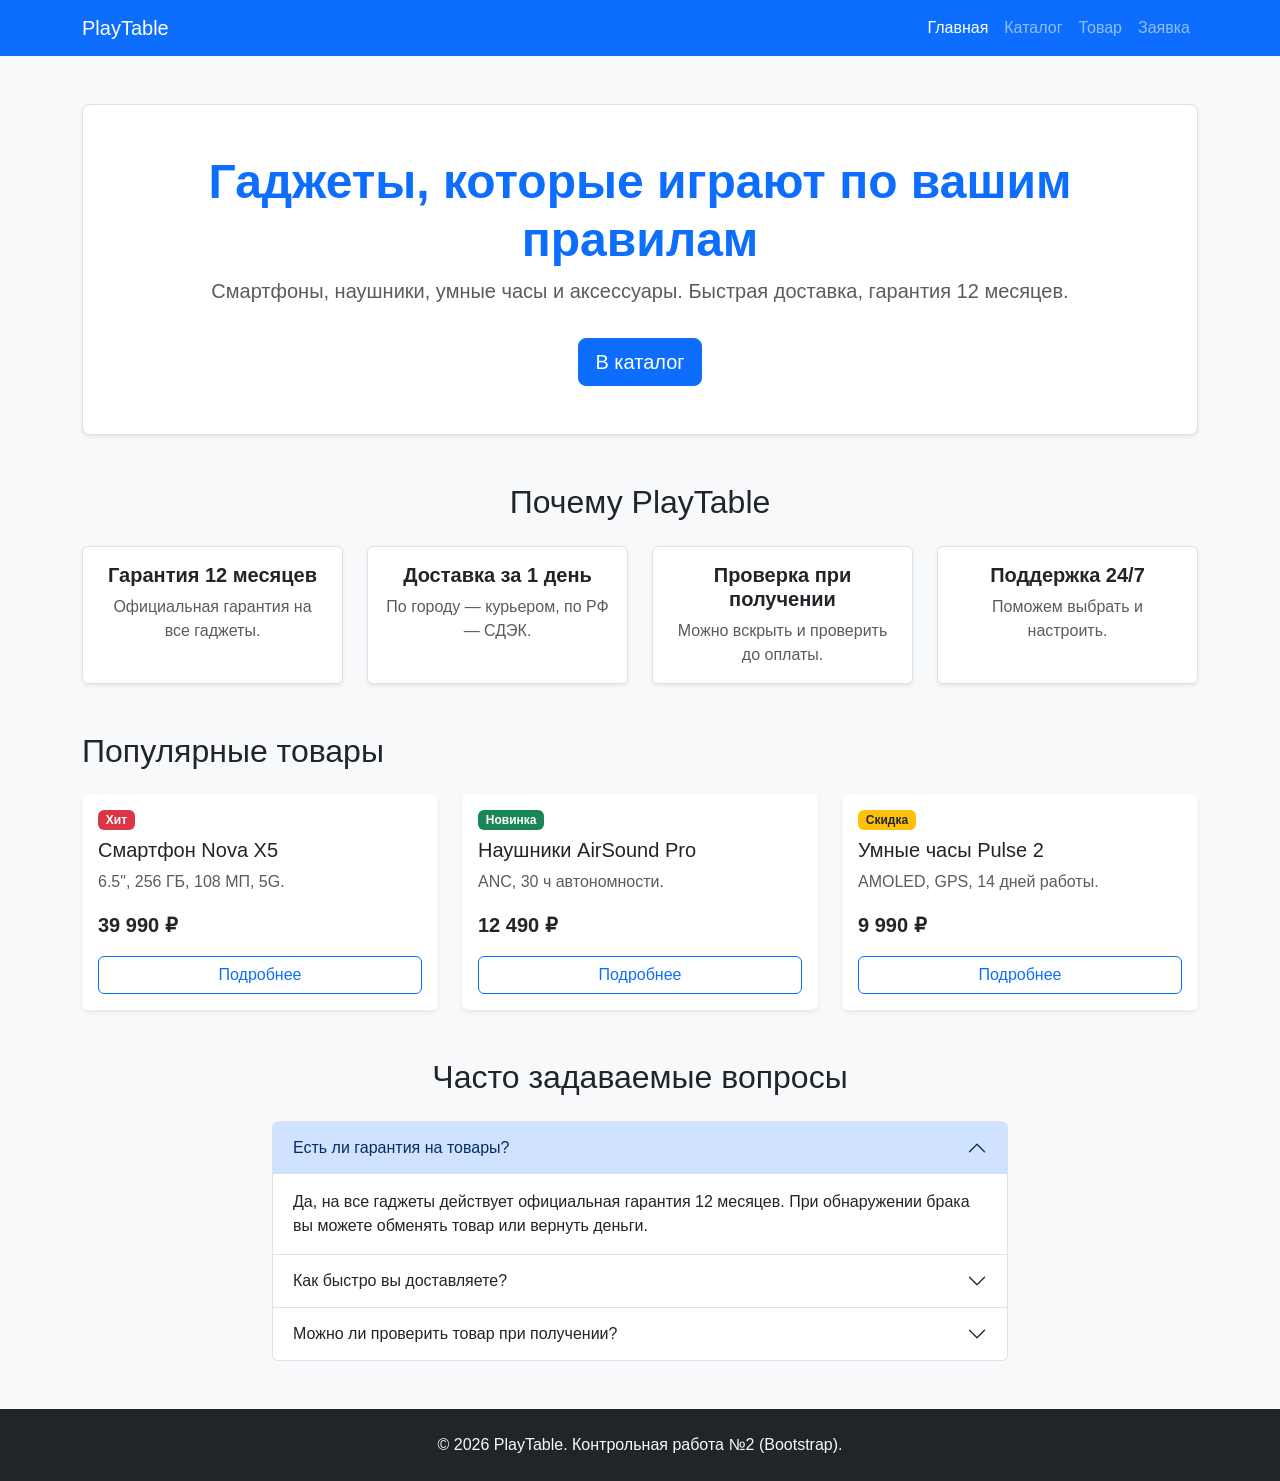
<file: index.html>
<!DOCTYPE html>
<html lang="ru">
<head>
  <meta charset="UTF-8">
  <meta name="viewport" content="width=device-width, initial-scale=1.0">
  <meta name="description" content="PlayTable — магазин гаджетов и аксессуаров на Bootstrap.">
  <title>PlayTable — гаджеты и аксессуары</title>
  
  <!-- 1. Подключаем Bootstrap (CDN) -->
  <link href="https://cdn.jsdelivr.net/npm/bootstrap@5.3.8/dist/css/bootstrap.min.css" rel="stylesheet">
  <!-- 2. Подключаем свой CSS строго после Bootstrap -->
  <link rel="stylesheet" href="css/custom.css">
</head>
<body class="bg-light d-flex flex-column min-vh-100">

  <!-- Навигация (Bootstrap Navbar) -->
  <nav class="navbar navbar-expand-lg navbar-dark bg-primary">
    <div class="container">
      <a class="navbar-brand" href="index.html">PlayTable</a>
      <button class="navbar-toggler" type="button" data-bs-toggle="collapse" data-bs-target="#mainNav" aria-controls="mainNav" aria-expanded="false" aria-label="Toggle navigation">
        <span class="navbar-toggler-icon"></span>
      </button>
      <div class="collapse navbar-collapse" id="mainNav">
        <ul class="navbar-nav ms-auto">
          <li class="nav-item"><a class="nav-link active" aria-current="page" href="index.html">Главная</a></li>
          <li class="nav-item"><a class="nav-link" href="catalog.html">Каталог</a></li>
          <li class="nav-item"><a class="nav-link" href="product.html">Товар</a></li>
          <li class="nav-item"><a class="nav-link" href="order.html">Заявка</a></li>
        </ul>
      </div>
    </div>
  </nav>

  <!-- Основной контент -->
  <main class="flex-grow-1">
    
    <!-- Hero-блок -->
    <div class="container my-5">
      <div class="p-5 text-center bg-white rounded-3 shadow-sm border">
        <h1 class="display-5 fw-bold text-primary">Гаджеты, которые играют по вашим правилам</h1>
        <p class="lead text-muted">Смартфоны, наушники, умные часы и аксессуары. Быстрая доставка, гарантия 12 месяцев.</p>
        <a href="catalog.html" class="btn btn-primary btn-lg mt-3">В каталог</a>
      </div>
    </div>

    <!-- Преимущества (сетка) -->
    <div class="container mb-5">
      <h2 class="mb-4 text-center">Почему PlayTable</h2>
      <div class="row g-4 text-center">
        <div class="col-12 col-md-6 col-lg-3">
          <div class="p-3 bg-white rounded shadow-sm h-100 border">
            <h5 class="fw-bold">Гарантия 12 месяцев</h5>
            <p class="text-muted mb-0">Официальная гарантия на все гаджеты.</p>
          </div>
        </div>
        <div class="col-12 col-md-6 col-lg-3">
          <div class="p-3 bg-white rounded shadow-sm h-100 border">
            <h5 class="fw-bold">Доставка за 1 день</h5>
            <p class="text-muted mb-0">По городу — курьером, по РФ — СДЭК.</p>
          </div>
        </div>
        <div class="col-12 col-md-6 col-lg-3">
          <div class="p-3 bg-white rounded shadow-sm h-100 border">
            <h5 class="fw-bold">Проверка при получении</h5>
            <p class="text-muted mb-0">Можно вскрыть и проверить до оплаты.</p>
          </div>
        </div>
        <div class="col-12 col-md-6 col-lg-3">
          <div class="p-3 bg-white rounded shadow-sm h-100 border">
            <h5 class="fw-bold">Поддержка 24/7</h5>
            <p class="text-muted mb-0">Поможем выбрать и настроить.</p>
          </div>
        </div>
      </div>
    </div>

    <!-- Популярные товары (карточки) -->
    <div class="container mb-5">
      <h2 class="mb-4">Популярные товары</h2>
      <div class="row g-4">
        
        <!-- Карточка 1 -->
        <div class="col-12 col-md-6 col-lg-4">
          <div class="card h-100 shadow-sm border-0">
            <div class="card-body d-flex flex-column">
              <span class="badge bg-danger align-self-start mb-2">Хит</span>
              <h5 class="card-title">Смартфон Nova X5</h5>
              <p class="card-text text-muted flex-grow-1">6.5", 256 ГБ, 108 МП, 5G.</p>
              <p class="fw-bold fs-5 mb-3">39 990 ₽</p>
              <a href="product.html" class="btn btn-outline-primary w-100 mt-auto">Подробнее</a>
            </div>
          </div>
        </div>

        <!-- Карточка 2 -->
        <div class="col-12 col-md-6 col-lg-4">
          <div class="card h-100 shadow-sm border-0">
            <div class="card-body d-flex flex-column">
              <span class="badge bg-success align-self-start mb-2">Новинка</span>
              <h5 class="card-title">Наушники AirSound Pro</h5>
              <p class="card-text text-muted flex-grow-1">ANC, 30 ч автономности.</p>
              <p class="fw-bold fs-5 mb-3">12 490 ₽</p>
              <a href="product.html" class="btn btn-outline-primary w-100 mt-auto">Подробнее</a>
            </div>
          </div>
        </div>

        <!-- Карточка 3 -->
        <div class="col-12 col-md-6 col-lg-4">
          <div class="card h-100 shadow-sm border-0">
            <div class="card-body d-flex flex-column">
              <span class="badge bg-warning text-dark align-self-start mb-2">Скидка</span>
              <h5 class="card-title">Умные часы Pulse 2</h5>
              <p class="card-text text-muted flex-grow-1">AMOLED, GPS, 14 дней работы.</p>
              <p class="fw-bold fs-5 mb-3">9 990 ₽</p>
              <a href="product.html" class="btn btn-outline-primary w-100 mt-auto">Подробнее</a>
            </div>
          </div>
        </div>

      </div>
    </div>
    <!-- Блок FAQ (Accordion) -->
    <div class="container mb-5">
      <h2 class="mb-4 text-center">Часто задаваемые вопросы</h2>
      <div class="row justify-content-center">
        <div class="col-lg-8">
          <div class="accordion" id="faqAccordion">
            
            <div class="accordion-item">
              <h2 class="accordion-header">
                <button class="accordion-button" type="button" data-bs-toggle="collapse" data-bs-target="#faq1" aria-expanded="true" aria-controls="faq1">
                  Есть ли гарантия на товары?
                </button>
              </h2>
              <div id="faq1" class="accordion-collapse collapse show" data-bs-parent="#faqAccordion">
                <div class="accordion-body">
                  Да, на все гаджеты действует официальная гарантия 12 месяцев. При обнаружении брака вы можете обменять товар или вернуть деньги.
                </div>
              </div>
            </div>

            <div class="accordion-item">
              <h2 class="accordion-header">
                <button class="accordion-button collapsed" type="button" data-bs-toggle="collapse" data-bs-target="#faq2" aria-expanded="false" aria-controls="faq2">
                  Как быстро вы доставляете?
                </button>
              </h2>
              <div id="faq2" class="accordion-collapse collapse" data-bs-parent="#faqAccordion">
                <div class="accordion-body">
                  По городу доставка занимает 1 день. В другие регионы отправляем СДЭКом или Почтой России, срок — от 3 до 7 дней.
                </div>
              </div>
            </div>

            <div class="accordion-item">
              <h2 class="accordion-header">
                <button class="accordion-button collapsed" type="button" data-bs-toggle="collapse" data-bs-target="#faq3" aria-expanded="false" aria-controls="faq3">
                  Можно ли проверить товар при получении?
                </button>
              </h2>
              <div id="faq3" class="accordion-collapse collapse" data-bs-parent="#faqAccordion">
                <div class="accordion-body">
                  Конечно! Курьер подождет, пока вы вскроете упаковку и убедитесь, что устройство включается и работает.
                </div>
              </div>
            </div>

          </div>
        </div>
      </div>
    </div>
  </main>

  <!-- Подвал -->
  <footer class="bg-dark text-light py-4 mt-auto">
    <div class="container text-center">
      <p class="mb-0">© 2026 PlayTable. Контрольная работа №2 (Bootstrap).</p>
    </div>
  </footer>

  <!-- 3. Подключаем Bootstrap JS Bundle (нужен для мобильного меню и модалок) -->
  <script src="https://cdn.jsdelivr.net/npm/bootstrap@5.3.8/dist/js/bootstrap.bundle.min.js"></script>
</body>
</html>
</file>
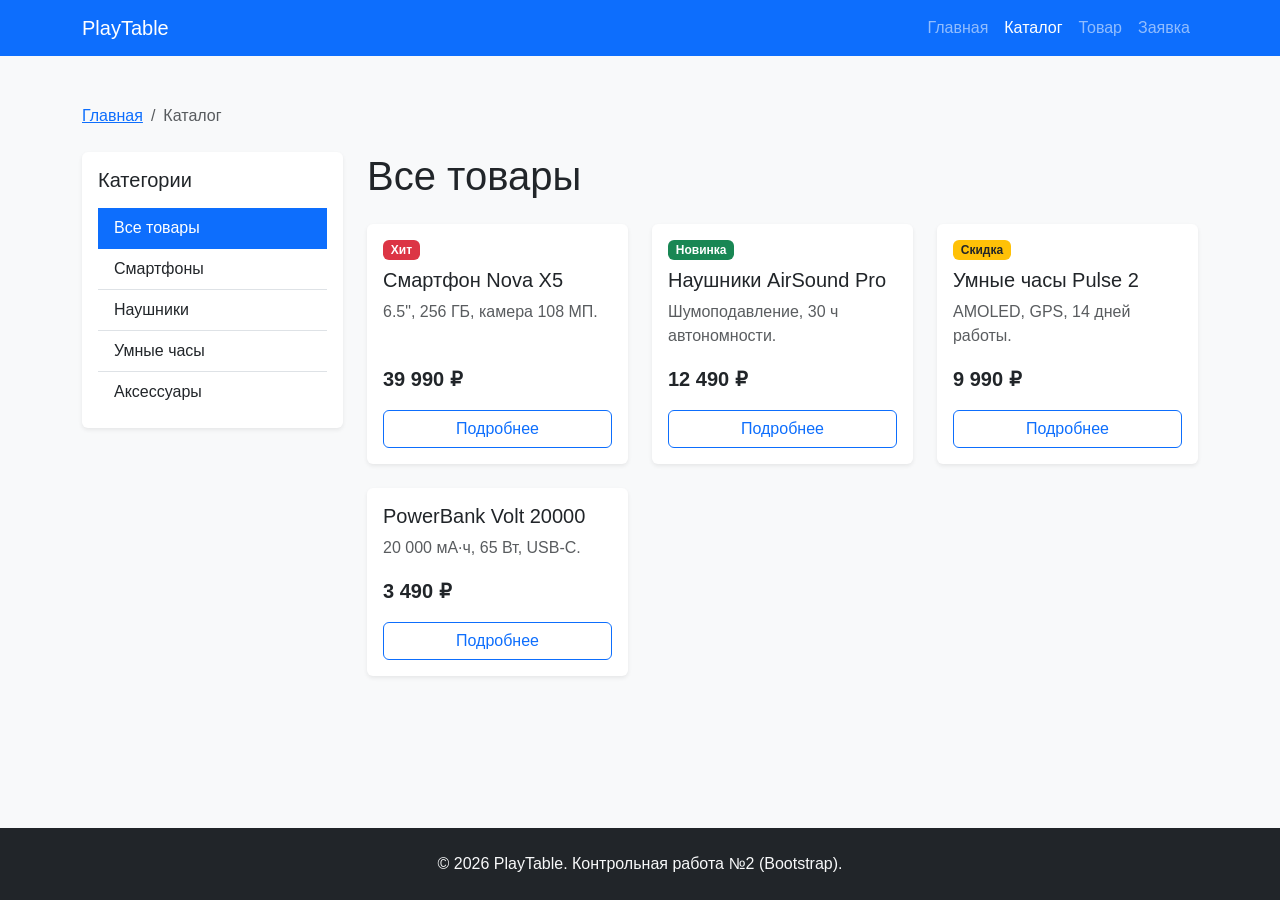
<file: catalog.html>
<!DOCTYPE html>
<html lang="ru">
<head>
  <meta charset="UTF-8">
  <meta name="viewport" content="width=device-width, initial-scale=1.0">
  <meta name="description" content="Каталог товаров PlayTable на Bootstrap.">
  <title>Каталог — PlayTable</title>
  
  <link href="https://cdn.jsdelivr.net/npm/bootstrap@5.3.8/dist/css/bootstrap.min.css" rel="stylesheet">
  <link rel="stylesheet" href="css/custom.css">
</head>
<body class="bg-light d-flex flex-column min-vh-100">

  <!-- Навигация -->
  <nav class="navbar navbar-expand-lg navbar-dark bg-primary">
    <div class="container">
      <a class="navbar-brand" href="index.html">PlayTable</a>
      <button class="navbar-toggler" type="button" data-bs-toggle="collapse" data-bs-target="#mainNav" aria-controls="mainNav" aria-expanded="false" aria-label="Toggle navigation">
        <span class="navbar-toggler-icon"></span>
      </button>
      <div class="collapse navbar-collapse" id="mainNav">
        <ul class="navbar-nav ms-auto">
          <li class="nav-item"><a class="nav-link" href="index.html">Главная</a></li>
          <li class="nav-item"><a class="nav-link active" aria-current="page" href="catalog.html">Каталог</a></li>
          <li class="nav-item"><a class="nav-link" href="product.html">Товар</a></li>
          <li class="nav-item"><a class="nav-link" href="order.html">Заявка</a></li>
        </ul>
      </div>
    </div>
  </nav>

  <main class="flex-grow-1 py-5">
    <div class="container">
      
      <!-- Хлебные крошки -->
      <nav aria-label="breadcrumb" class="mb-4">
        <ol class="breadcrumb">
          <li class="breadcrumb-item"><a href="index.html">Главная</a></li>
          <li class="breadcrumb-item active" aria-current="page">Каталог</li>
        </ol>
      </nav>

      <div class="row">
        <!-- Боковой фильтр -->
        <div class="col-lg-3 mb-4">
          <div class="card border-0 shadow-sm sticky-top" style="top: 20px;">
            <div class="card-body">
              <h5 class="card-title mb-3">Категории</h5>
              <div class="list-group list-group-flush">
                <a href="#" class="list-group-item list-group-item-action active">Все товары</a>
                <a href="#" class="list-group-item list-group-item-action">Смартфоны</a>
                <a href="#" class="list-group-item list-group-item-action">Наушники</a>
                <a href="#" class="list-group-item list-group-item-action">Умные часы</a>
                <a href="#" class="list-group-item list-group-item-action">Аксессуары</a>
              </div>
            </div>
          </div>
        </div>

        <!-- Сетка товаров -->
        <div class="col-lg-9">
          <h1 class="mb-4">Все товары</h1>
          <div class="row g-4">
            
            <!-- Товар 1 -->
            <div class="col-12 col-md-6 col-xl-4">
              <div class="card h-100 shadow-sm border-0">
                <div class="card-body d-flex flex-column">
                  <span class="badge bg-danger align-self-start mb-2">Хит</span>
                  <h5 class="card-title">Смартфон Nova X5</h5>
                  <p class="card-text text-muted flex-grow-1">6.5", 256 ГБ, камера 108 МП.</p>
                  <p class="fw-bold fs-5 mb-3">39 990 ₽</p>
                  <a href="product.html" class="btn btn-outline-primary w-100 mt-auto">Подробнее</a>
                </div>
              </div>
            </div>

            <!-- Товар 2 -->
            <div class="col-12 col-md-6 col-xl-4">
              <div class="card h-100 shadow-sm border-0">
                <div class="card-body d-flex flex-column">
                  <span class="badge bg-success align-self-start mb-2">Новинка</span>
                  <h5 class="card-title">Наушники AirSound Pro</h5>
                  <p class="card-text text-muted flex-grow-1">Шумоподавление, 30 ч автономности.</p>
                  <p class="fw-bold fs-5 mb-3">12 490 ₽</p>
                  <a href="product.html" class="btn btn-outline-primary w-100 mt-auto">Подробнее</a>
                </div>
              </div>
            </div>

            <!-- Товар 3 -->
            <div class="col-12 col-md-6 col-xl-4">
              <div class="card h-100 shadow-sm border-0">
                <div class="card-body d-flex flex-column">
                  <span class="badge bg-warning text-dark align-self-start mb-2">Скидка</span>
                  <h5 class="card-title">Умные часы Pulse 2</h5>
                  <p class="card-text text-muted flex-grow-1">AMOLED, GPS, 14 дней работы.</p>
                  <p class="fw-bold fs-5 mb-3">9 990 ₽</p>
                  <a href="product.html" class="btn btn-outline-primary w-100 mt-auto">Подробнее</a>
                </div>
              </div>
            </div>

            <!-- Товар 4 -->
            <div class="col-12 col-md-6 col-xl-4">
              <div class="card h-100 shadow-sm border-0">
                <div class="card-body d-flex flex-column">
                  <h5 class="card-title">PowerBank Volt 20000</h5>
                  <p class="card-text text-muted flex-grow-1">20 000 мА·ч, 65 Вт, USB-C.</p>
                  <p class="fw-bold fs-5 mb-3">3 490 ₽</p>
                  <a href="product.html" class="btn btn-outline-primary w-100 mt-auto">Подробнее</a>
                </div>
              </div>
            </div>

          </div>
        </div>
      </div>

    </div>
  </main>

  <!-- Подвал -->
  <footer class="bg-dark text-light py-4 mt-auto">
    <div class="container text-center">
      <p class="mb-0">© 2026 PlayTable. Контрольная работа №2 (Bootstrap).</p>
    </div>
  </footer>

  <script src="https://cdn.jsdelivr.net/npm/bootstrap@5.3.8/dist/js/bootstrap.bundle.min.js"></script>
</body>
</html>
</file>
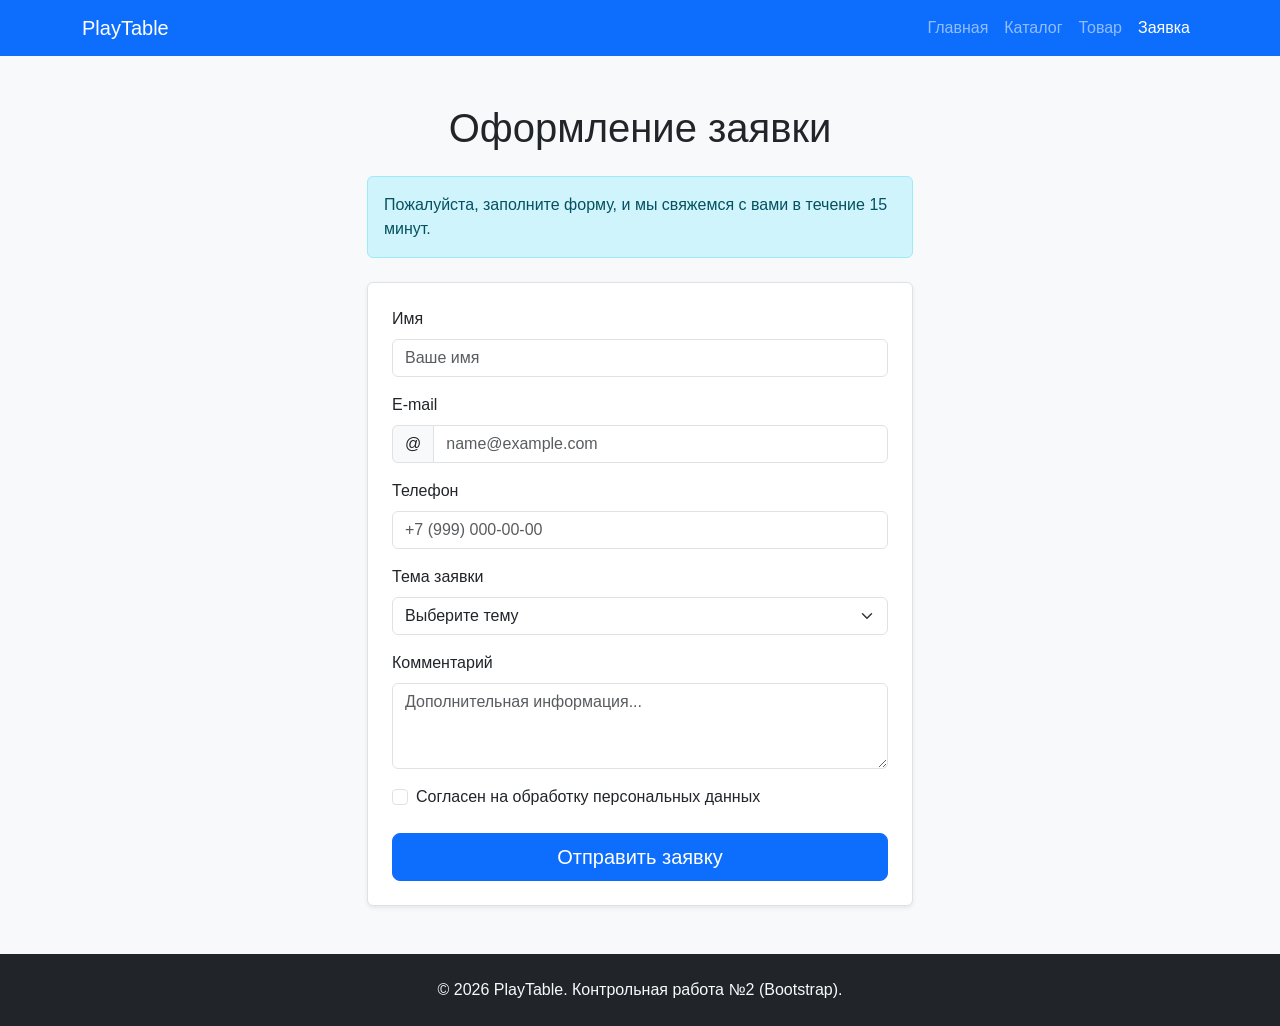
<file: order.html>
<!DOCTYPE html>
<html lang="ru">
<head>
  <meta charset="UTF-8">
  <meta name="viewport" content="width=device-width, initial-scale=1.0">
  <meta name="description" content="Оформление заявки на сайте PlayTable (Bootstrap).">
  <title>Оформление заявки — PlayTable</title>
  
  <link href="https://cdn.jsdelivr.net/npm/bootstrap@5.3.8/dist/css/bootstrap.min.css" rel="stylesheet">
  <link rel="stylesheet" href="css/custom.css">
</head>
<body class="bg-light d-flex flex-column min-vh-100">

  <!-- Навигация -->
  <nav class="navbar navbar-expand-lg navbar-dark bg-primary">
    <div class="container">
      <a class="navbar-brand" href="index.html">PlayTable</a>
      <button class="navbar-toggler" type="button" data-bs-toggle="collapse" data-bs-target="#mainNav">
        <span class="navbar-toggler-icon"></span>
      </button>
      <div class="collapse navbar-collapse" id="mainNav">
        <ul class="navbar-nav ms-auto">
          <li class="nav-item"><a class="nav-link" href="index.html">Главная</a></li>
          <li class="nav-item"><a class="nav-link" href="catalog.html">Каталог</a></li>
          <li class="nav-item"><a class="nav-link" href="product.html">Товар</a></li>
          <li class="nav-item"><a class="nav-link active" aria-current="page" href="order.html">Заявка</a></li>
        </ul>
      </div>
    </div>
  </nav>

  <main class="flex-grow-1 py-5">
    <div class="container">
      <div class="row justify-content-center">
        <div class="col-md-8 col-lg-6">
          
          <h1 class="mb-4 text-center">Оформление заявки</h1>
          
          <!-- Сообщение пользователю (Alert) -->
          <div class="alert alert-info mb-4" role="alert">
            Пожалуйста, заполните форму, и мы свяжемся с вами в течение 15 минут.
          </div>

          <!-- Форма -->
          <form class="bg-white p-4 rounded shadow-sm border">
            
            <!-- Поле: Имя (form-control) -->
            <div class="mb-3">
              <label for="name" class="form-label">Имя</label>
              <input type="text" class="form-control" id="name" name="name" placeholder="Ваше имя" required>
            </div>

            <!-- Поле: Email (input-group) -->
            <div class="mb-3">
              <label for="email" class="form-label">E-mail</label>
              <div class="input-group">
                <span class="input-group-text">@</span>
                <input type="email" class="form-control" id="email" name="email" placeholder="name@example.com" required>
              </div>
            </div>

            <!-- Поле: Телефон -->
            <div class="mb-3">
              <label for="phone" class="form-label">Телефон</label>
              <input type="tel" class="form-control" id="phone" name="phone" placeholder="+7 (999) 000-00-00" required>
            </div>

            <!-- Поле: Тема (form-select) -->
            <div class="mb-3">
              <label for="topic" class="form-label">Тема заявки</label>
              <select class="form-select" id="topic" name="topic" required>
                <option value="" selected disabled>Выберите тему</option>
                <option value="smartphone">Смартфон</option>
                <option value="audio">Наушники</option>
                <option value="watch">Умные часы</option>
                <option value="accessory">Аксессуар</option>
              </select>
            </div>

            <!-- Поле: Комментарий -->
            <div class="mb-3">
              <label for="comment" class="form-label">Комментарий</label>
              <textarea class="form-control" id="comment" name="comment" rows="3" placeholder="Дополнительная информация..."></textarea>
            </div>

            <!-- Чекбокс (form-check) -->
            <div class="form-check mb-4">
              <input class="form-check-input" type="checkbox" id="agree" name="agree" required>
              <label class="form-check-label" for="agree">
                Согласен на обработку персональных данных
              </label>
            </div>

            <button type="submit" class="btn btn-primary w-100 btn-lg">Отправить заявку</button>
          </form>

        </div>
      </div>
    </div>
  </main>

  <!-- Подвал -->
  <footer class="bg-dark text-light py-4 mt-auto">
    <div class="container text-center">
      <p class="mb-0">© 2026 PlayTable. Контрольная работа №2 (Bootstrap).</p>
    </div>
  </footer>

  <script src="https://cdn.jsdelivr.net/npm/bootstrap@5.3.8/dist/js/bootstrap.bundle.min.js"></script>
</body>
</html>
</file>
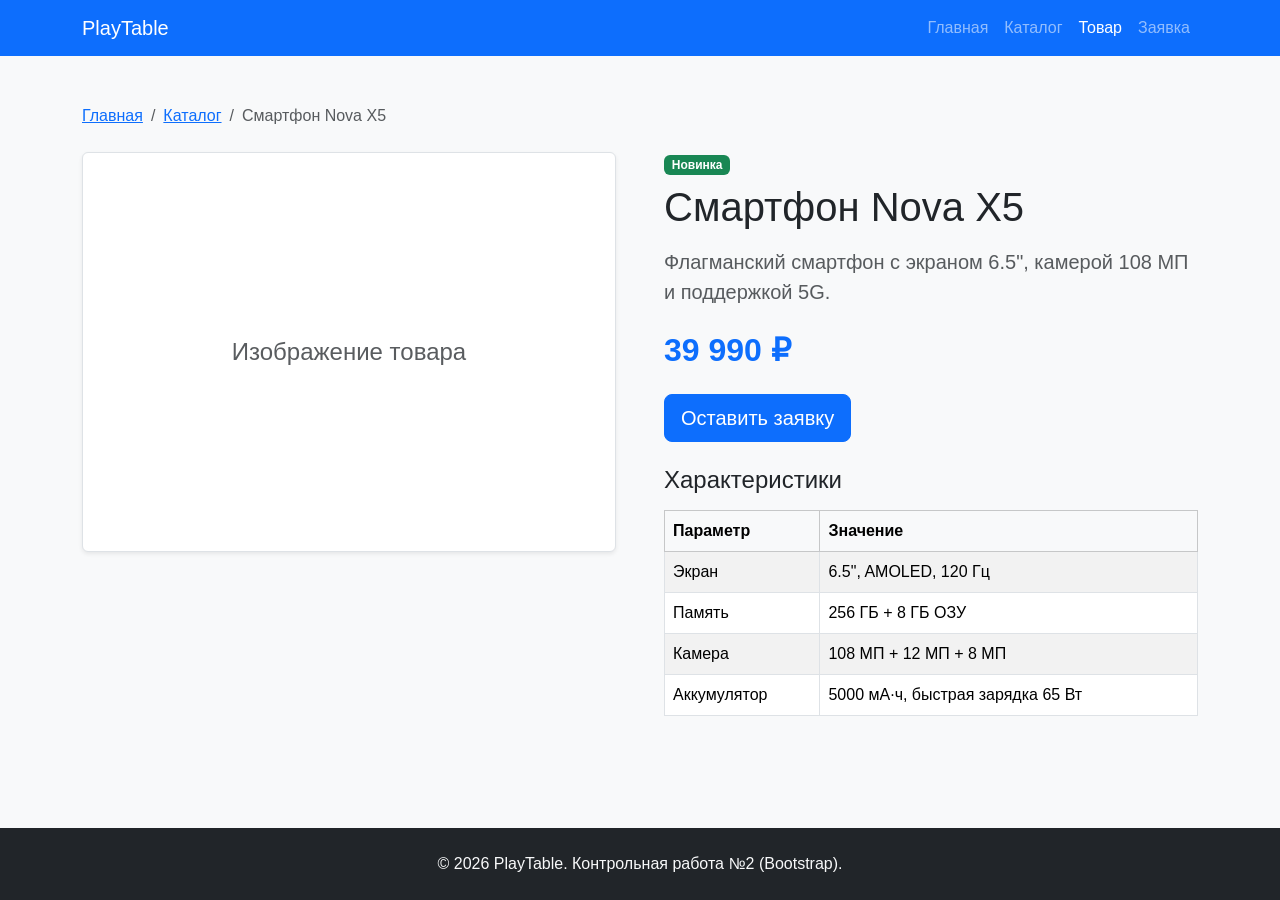
<file: product.html>
<!DOCTYPE html>
<html lang="ru">
<head>
  <meta charset="UTF-8">
  <meta name="viewport" content="width=device-width, initial-scale=1.0">
  <meta name="description" content="Смартфон Nova X5 — страница товара PlayTable на Bootstrap.">
  <title>Смартфон Nova X5 — PlayTable</title>
  
  <link href="https://cdn.jsdelivr.net/npm/bootstrap@5.3.8/dist/css/bootstrap.min.css" rel="stylesheet">
  <link rel="stylesheet" href="css/custom.css">
</head>
<body class="bg-light d-flex flex-column min-vh-100">

  <!-- Навигация -->
  <nav class="navbar navbar-expand-lg navbar-dark bg-primary">
    <div class="container">
      <a class="navbar-brand" href="index.html">PlayTable</a>
      <button class="navbar-toggler" type="button" data-bs-toggle="collapse" data-bs-target="#mainNav">
        <span class="navbar-toggler-icon"></span>
      </button>
      <div class="collapse navbar-collapse" id="mainNav">
        <ul class="navbar-nav ms-auto">
          <li class="nav-item"><a class="nav-link" href="index.html">Главная</a></li>
          <li class="nav-item"><a class="nav-link" href="catalog.html">Каталог</a></li>
          <li class="nav-item"><a class="nav-link active" aria-current="page" href="product.html">Товар</a></li>
          <li class="nav-item"><a class="nav-link" href="order.html">Заявка</a></li>
        </ul>
      </div>
    </div>
  </nav>

  <main class="flex-grow-1 py-5">
    <div class="container">
      
      <!-- Хлебные крошки -->
      <nav aria-label="breadcrumb" class="mb-4">
        <ol class="breadcrumb">
          <li class="breadcrumb-item"><a href="index.html">Главная</a></li>
          <li class="breadcrumb-item"><a href="catalog.html">Каталог</a></li>
          <li class="breadcrumb-item active" aria-current="page">Смартфон Nova X5</li>
        </ol>
      </nav>

      <!-- Карточка товара -->
      <div class="row g-5">
        
        <!-- Левая часть (изображение-заглушка) -->
        <div class="col-md-6">
          <div class="bg-white rounded shadow-sm d-flex align-items-center justify-content-center border" style="min-height: 400px;">
            <span class="text-muted fs-4">Изображение товара</span>
          </div>
        </div>

        <!-- Правая часть (описание) -->
        <div class="col-md-6">
          <span class="badge bg-success mb-2">Новинка</span>
          <h1 class="mb-3">Смартфон Nova X5</h1>
          <p class="lead text-muted mb-4">Флагманский смартфон с экраном 6.5", камерой 108 МП и поддержкой 5G.</p>
          <h2 class="text-primary fw-bold mb-4">39 990 ₽</h2>
          
          <!-- Кнопка, открывающая модалку -->
          <button type="button" class="btn btn-primary btn-lg mb-4" data-bs-toggle="modal" data-bs-target="#orderModal">
            Оставить заявку
          </button>

          <!-- Таблица характеристик -->
          <h4 class="mb-3">Характеристики</h4>
          <div class="table-responsive">
            <table class="table table-bordered table-striped">
              <thead class="table-light">
                <tr>
                  <th scope="col">Параметр</th>
                  <th scope="col">Значение</th>
                </tr>
              </thead>
              <tbody>
                <tr><td>Экран</td><td>6.5", AMOLED, 120 Гц</td></tr>
                <tr><td>Память</td><td>256 ГБ + 8 ГБ ОЗУ</td></tr>
                <tr><td>Камера</td><td>108 МП + 12 МП + 8 МП</td></tr>
                <tr><td>Аккумулятор</td><td>5000 мА·ч, быстрая зарядка 65 Вт</td></tr>
              </tbody>
            </table>
          </div>
        </div>
      </div>

    </div>
  </main>

  <!-- Модальное окно (Bootstrap) -->
  <div class="modal fade" id="orderModal" tabindex="-1" aria-labelledby="orderModalLabel" aria-hidden="true">
    <div class="modal-dialog">
      <div class="modal-content">
        <div class="modal-header">
          <h5 class="modal-title" id="orderModalLabel">Оставить заявку</h5>
          <button type="button" class="btn-close" data-bs-dismiss="modal" aria-label="Закрыть"></button>
        </div>
        <div class="modal-body">
          <form>
            <div class="mb-3">
              <label for="modalName" class="form-label">Имя</label>
              <input type="text" class="form-control" id="modalName" required>
            </div>
            <div class="mb-3">
              <label for="modalPhone" class="form-label">Телефон</label>
              <input type="tel" class="form-control" id="modalPhone" required>
            </div>
          </form>
        </div>
        <div class="modal-footer">
          <button type="button" class="btn btn-secondary" data-bs-dismiss="modal">Закрыть</button>
          <button type="button" class="btn btn-primary">Отправить</button>
        </div>
      </div>
    </div>
  </div>

  <!-- Подвал -->
  <footer class="bg-dark text-light py-4 mt-auto">
    <div class="container text-center">
      <p class="mb-0">© 2026 PlayTable. Контрольная работа №2 (Bootstrap).</p>
    </div>
  </footer>

  <!-- Обязательно JS Bundle для работы модального окна! -->
  <script src="https://cdn.jsdelivr.net/npm/bootstrap@5.3.8/dist/js/bootstrap.bundle.min.js"></script>
</body>
</html>
</file>
<file: css/custom.css>
/* Собственные стили поверх Bootstrap */
body {
  font-family: 'Segoe UI', Tahoma, Geneva, Verdana, sans-serif;
}
.card {
  transition: transform 0.2s, box-shadow 0.2s;
}
.card:hover {
  transform: translateY(-5px);
  box-shadow: 0 .5rem 1rem rgba(0,0,0,.15)!important;
}
</file>
